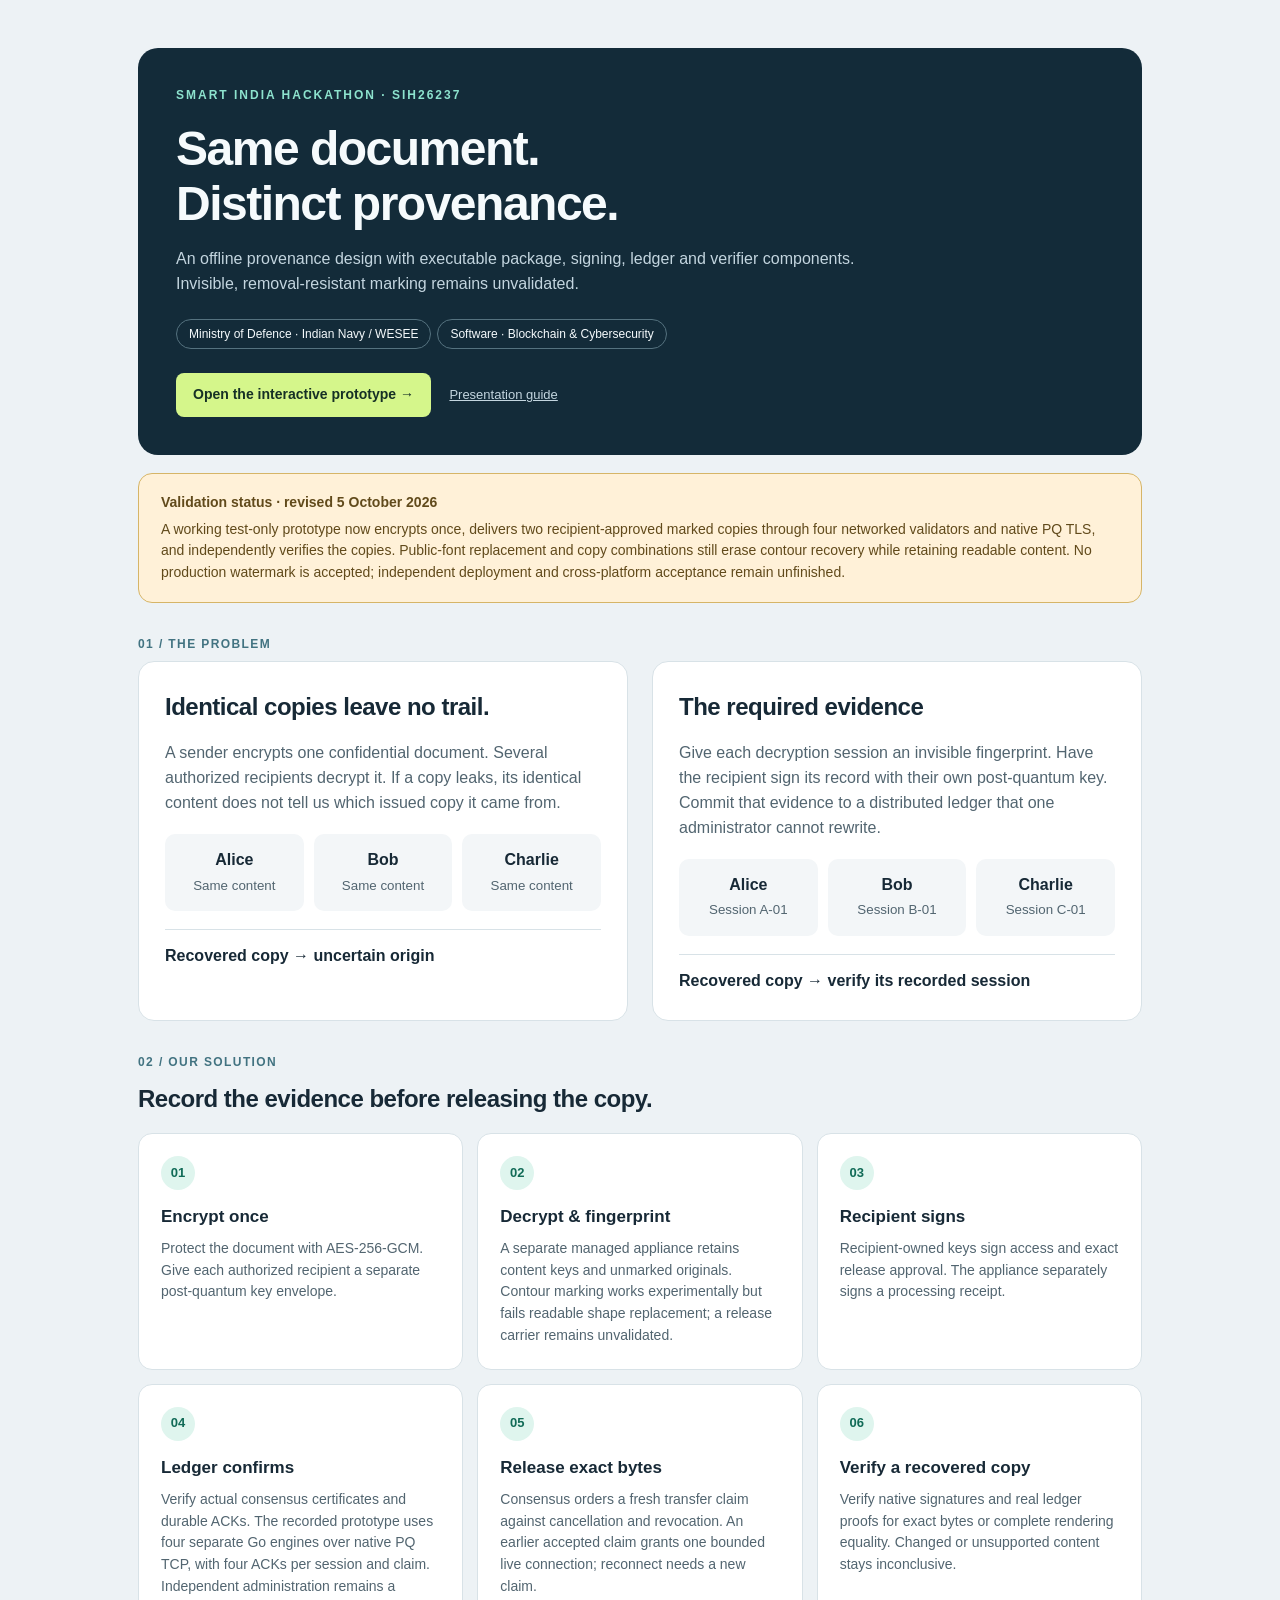
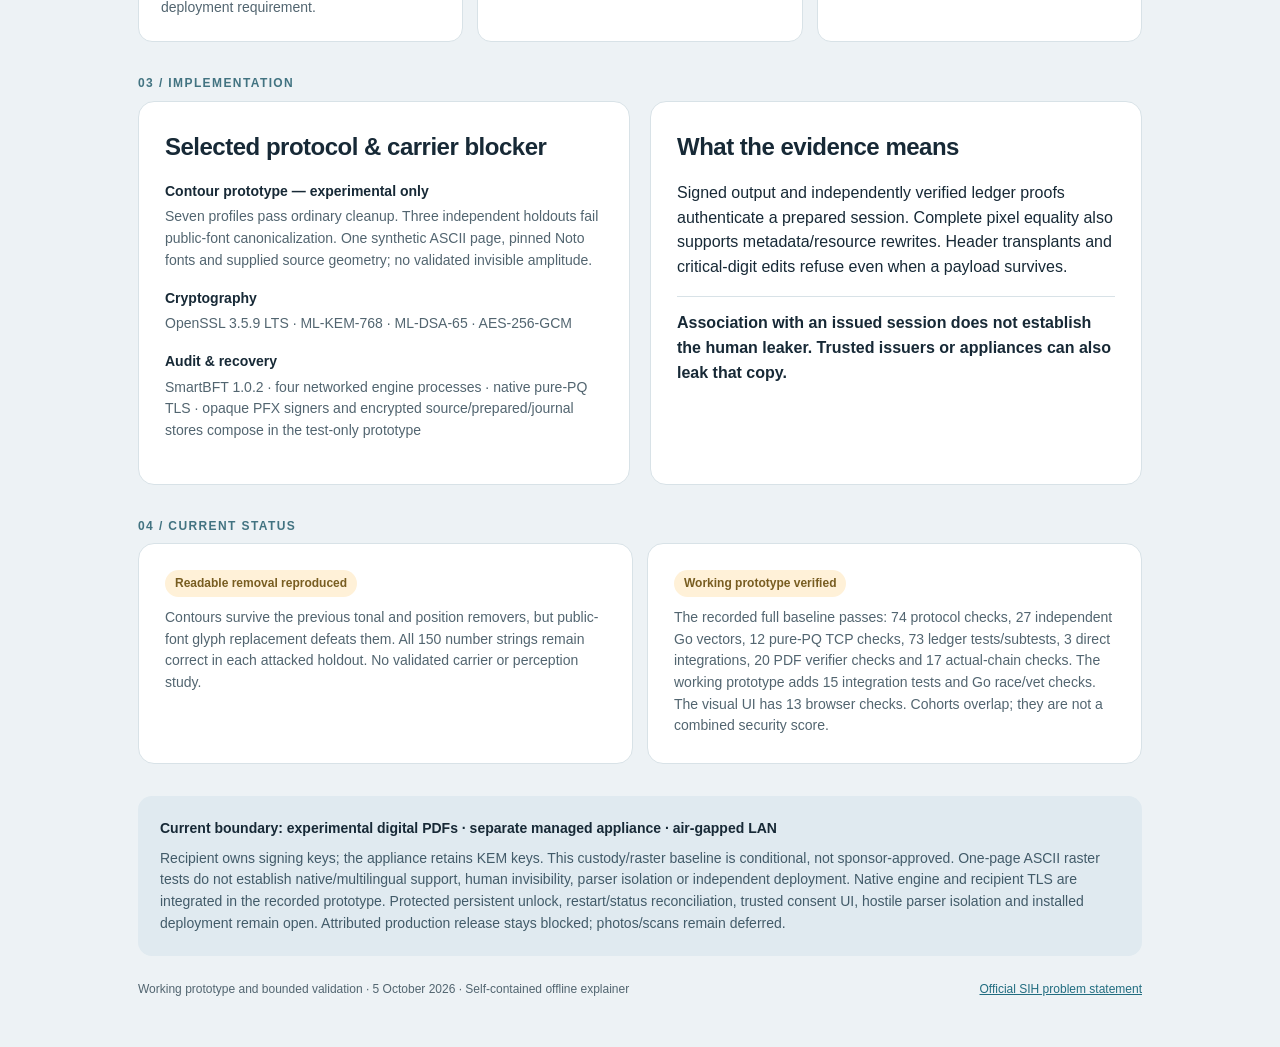
<file: index.html>
<!doctype html>
<html lang="en"><head><meta charset="utf-8"><meta name="viewport" content="width=device-width,initial-scale=1"><title>Blame Impactor — How it works</title><meta http-equiv="refresh" content="0; url=prototype/explanation.html"><link rel="canonical" href="prototype/explanation.html"></head><body><p><a href="prototype/explanation.html">Read the Blame Impactor explanation</a></p><p><a href="prototype/index.html">Open the interactive visual prototype</a></p></body></html>
</file>
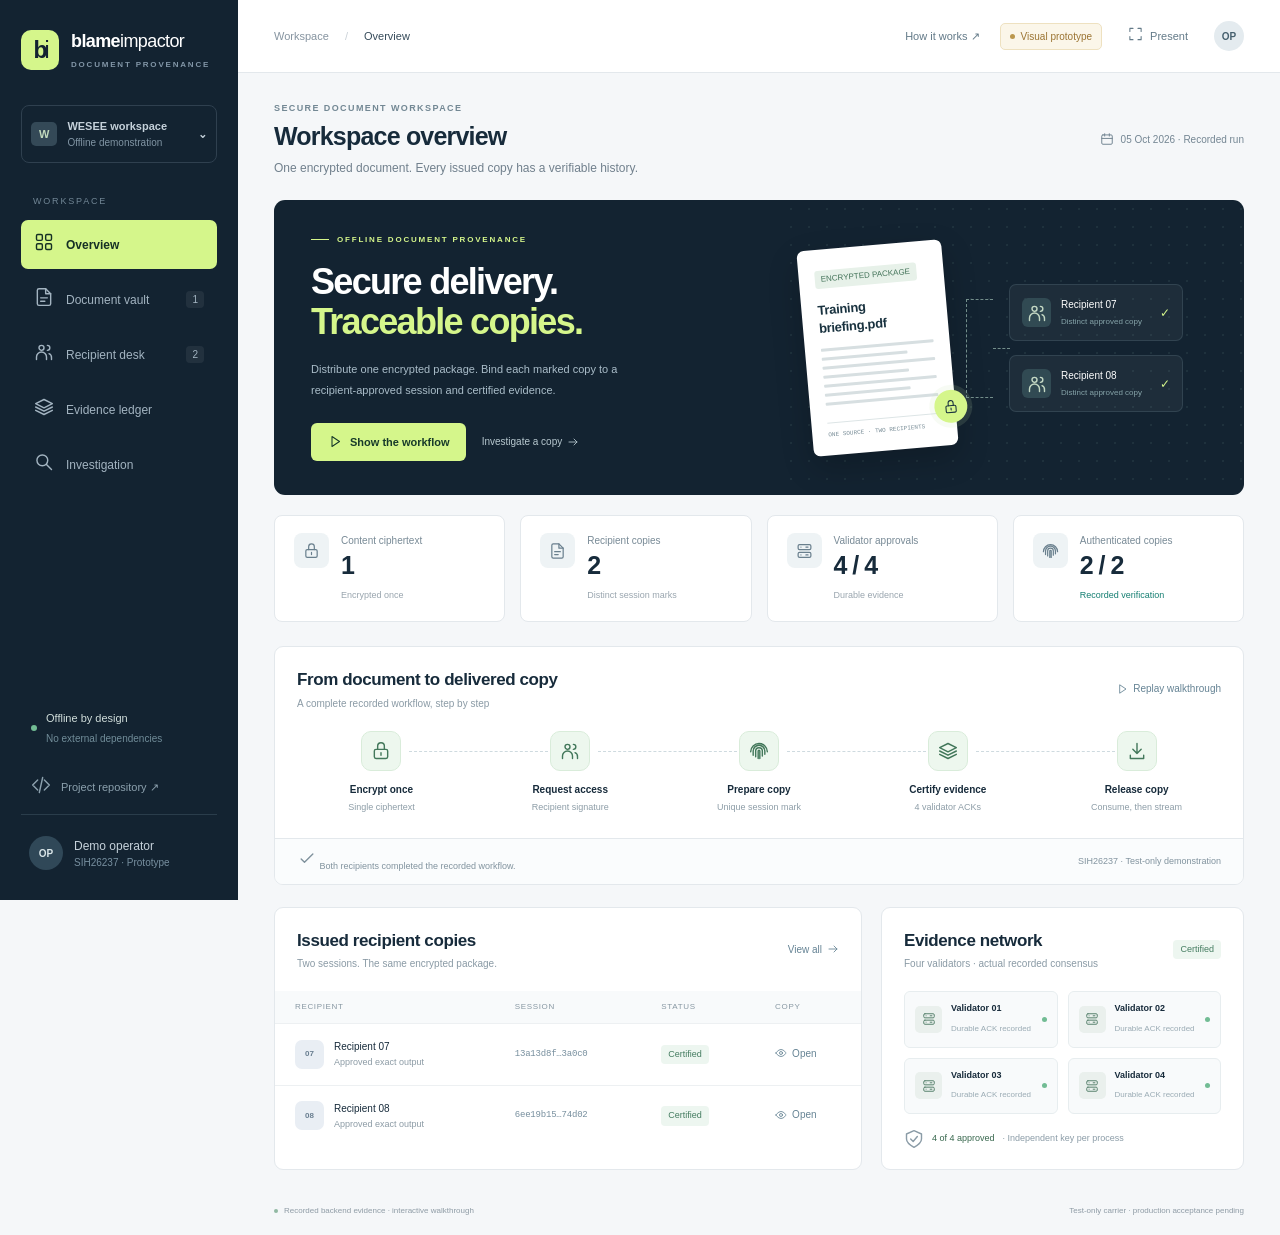
<file: prototype/index.html>
<!doctype html>
<html lang="en">
<head>
  <meta charset="utf-8">
  <meta name="viewport" content="width=device-width,initial-scale=1">
  <meta name="theme-color" content="#142332">
  <title>Blame Impactor · Secure document workspace</title>
  <link rel="stylesheet" href="styles.css">
  <script src="demo-data.js" defer></script>
  <script src="app.js" defer></script>
</head>
<body>
  <aside class="sidebar">
    <a class="brand" href="#overview" aria-label="Blame Impactor home"><span class="brand-mark">b<span>i</span></span><span>blame<span>impactor</span><small>DOCUMENT PROVENANCE</small></span></a>
    <div class="workspace"><span class="workspace-icon">W</span><span>WESEE workspace<small>Offline demonstration</small></span><span class="workspace-chevron">⌄</span></div>
    <p class="nav-label">WORKSPACE</p>
    <nav aria-label="Main navigation">
      <button data-view="overview" class="active"><span data-icon="grid"></span>Overview</button>
      <button data-view="documents"><span data-icon="file"></span>Document vault<span class="nav-count">1</span></button>
      <button data-view="recipient"><span data-icon="users"></span>Recipient desk<span class="nav-count">2</span></button>
      <button data-view="ledger"><span data-icon="layers"></span>Evidence ledger</button>
      <button data-view="investigate"><span data-icon="search"></span>Investigation</button>
    </nav>
    <div class="sidebar-bottom"><div class="network-note"><i class="status-dot"></i><span>Offline by design<small>No external dependencies</small></span></div><a href="https://github.com/Sudheer1515B/blameimpactor" target="_blank" rel="noopener"><span data-icon="code"></span>Project repository ↗</a><div class="operator"><span class="avatar">OP</span><span>Demo operator<small>SIH26237 · Prototype</small></span></div></div>
  </aside>
  <div class="app-shell">
    <header class="topbar"><span class="breadcrumb">Workspace <span>/</span> <strong id="breadcrumb">Overview</strong></span><div class="topbar-actions"><a class="quiet-button" href="explanation.html">How it works ↗</a><span class="demo-pill"><i></i> Visual prototype</span><button class="quiet-button" id="presentation"><span data-icon="expand"></span><span>Present</span></button><span class="avatar small">OP</span></div></header>
    <main id="main" tabindex="-1"></main>
    <footer class="footer"><span><i class="status-dot"></i> Recorded backend evidence · interactive walkthrough</span><span>Test-only carrier · production acceptance pending</span></footer>
  </div>
  <div id="toast" class="toast" role="status" aria-live="polite"></div>
  <div id="modal" class="modal-backdrop" hidden><section class="modal" role="dialog" aria-modal="true" aria-labelledby="modal-title"><button id="modal-close" class="modal-close" aria-label="Close dialog">×</button><div id="modal-content"></div></section></div>
</body>
</html>
</file>
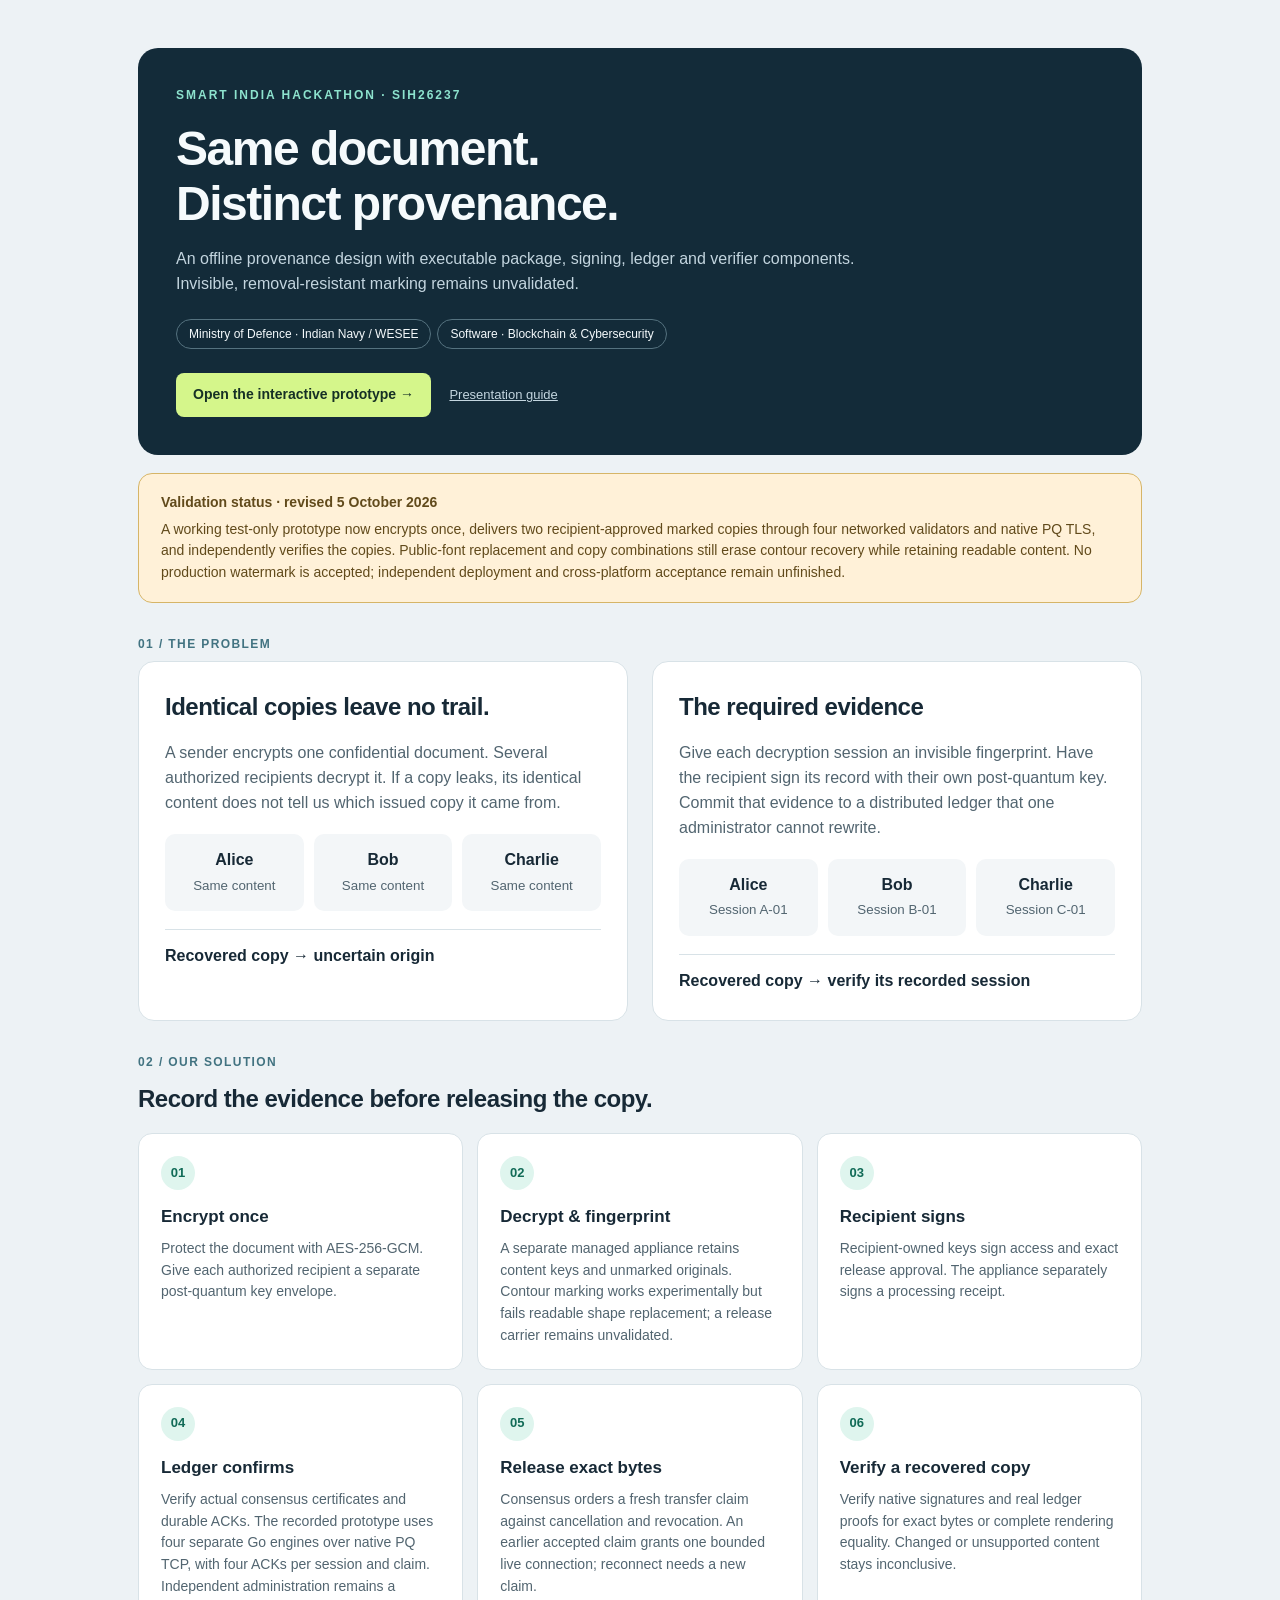
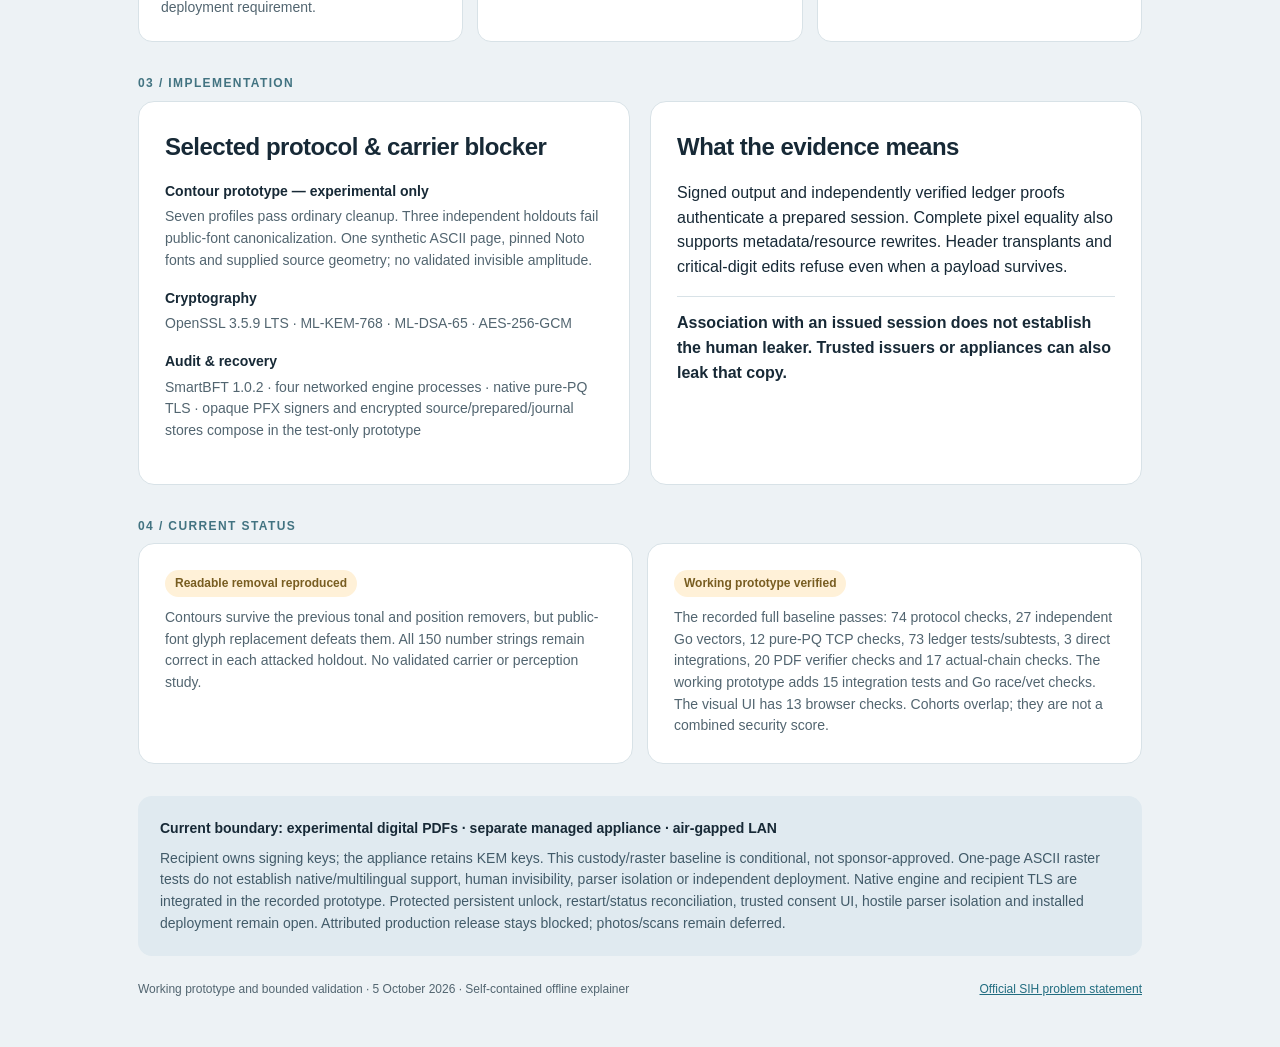
<file: prototype/explanation.html>
<!doctype html>
<html lang="en">
<head>
<meta charset="utf-8">
<meta name="viewport" content="width=device-width,initial-scale=1">
<title>Blame Impactor — Problem and solution</title>
</head>
<body>
<style>
  *{box-sizing:border-box}body{margin:0;background:#edf2f5;color:#172936;font:16px/1.55 -apple-system,BlinkMacSystemFont,"Segoe UI",sans-serif}main{max-width:1060px;margin:auto;padding:48px 28px}header{background:#132b39;color:#f5fafc;padding:38px;border-radius:20px}.eyebrow{font-size:12px;font-weight:700;letter-spacing:2px;text-transform:uppercase;color:#8de3ce}h1{font-size:clamp(30px,5vw,48px);line-height:1.15;letter-spacing:-1.5px;margin:16px 0}header p{color:#c3d5df;max-width:720px;margin:0}.tag{display:inline-block;border:1px solid #55727f;border-radius:30px;padding:5px 12px;font-size:12px;margin:22px 6px 0 0}section{margin-top:32px}h2{font-size:24px;letter-spacing:-.5px;margin:0 0 16px}.label{font-size:12px;font-weight:700;letter-spacing:1.4px;color:#427381;text-transform:uppercase;margin-bottom:8px}.panel{background:#fff;padding:26px;border:1px solid #d8e2e7;border-radius:16px}.problem{display:grid;grid-template-columns:1fr 1fr;gap:24px}.problem p{margin:0;color:#526570}.recipient-row{display:grid;grid-template-columns:repeat(3,minmax(0,1fr));gap:10px;margin:18px 0}.recipient{text-align:center;background:#f3f6f8;padding:14px 6px;border-radius:10px}.recipient b{display:block}.recipient small{color:#526570}.result{padding-top:14px;border-top:1px solid #d8e2e7;font-weight:600}.steps{display:grid;grid-template-columns:repeat(3,minmax(0,1fr));gap:14px}.step{background:#fff;border:1px solid #d8e2e7;border-radius:14px;padding:22px}.number{width:34px;height:34px;border-radius:50%;display:grid;place-items:center;background:#dff5ee;color:#116b57;font-size:13px;font-weight:700;margin-bottom:14px}.step h3{margin:0 0 8px;font-size:17px}.step p{margin:0;color:#526570;font-size:14px}.tech{display:grid;grid-template-columns:1fr 1fr;gap:20px}.tech dl{margin:0}.tech dt{font-weight:600;font-size:14px}.tech dd{margin:4px 0 16px;color:#526570;font-size:14px}.proof{display:grid;grid-template-columns:1fr 1fr;gap:14px}.status{display:inline-block;padding:4px 10px;border-radius:20px;background:#e1f4eb;color:#246648;font-size:12px;font-weight:700;margin-bottom:10px}.pending{background:#fff1d8;color:#785d21}.proof p{margin:0;font-size:14px;color:#526570}.scope{background:#e0eaf0;border-radius:14px;padding:22px;font-size:14px;color:#425b69}.scope strong{color:#172936}.scope p{margin:8px 0 0}footer{display:flex;flex-wrap:wrap;justify-content:space-between;gap:12px;margin-top:24px;color:#526570;font-size:12px}a{color:#226d80} @media(max-width:700px){main{padding:24px 16px}header{padding:26px}.problem,.tech,.proof{grid-template-columns:1fr}.steps{grid-template-columns:repeat(2,minmax(0,1fr))}}@media(max-width:430px){.steps{grid-template-columns:1fr}.recipient-row{gap:6px}.panel{padding:20px}}@media print{body{background:#fff}main{padding:0}header,.panel,.step,.scope{break-inside:avoid}section{margin-top:20px}}
</style>
<style>.security-review{margin-top:18px;padding:18px 22px;border:1px solid #d6b567;border-radius:14px;background:#fff1d8;color:#614a1b;font-size:14px}.security-review strong{display:block;margin-bottom:5px}</style>
<main>
  <header>
    <div class="eyebrow">Smart India Hackathon · SIH26237</div>
    <h1>Same document.<br>Distinct provenance.</h1>
    <p>An offline provenance design with executable package, signing, ledger and verifier components. Invisible, removal-resistant marking remains unvalidated.</p>
    <span class="tag">Ministry of Defence · Indian Navy / WESEE</span><span class="tag">Software · Blockchain &amp; Cybersecurity</span>
  <p style="margin-top:24px"><a href="index.html" style="display:inline-block;background:#d5f68b;color:#163025;border-radius:8px;padding:11px 17px;text-decoration:none;font-weight:600;font-size:14px">Open the interactive prototype →</a> <a href="README.md" style="margin-left:14px;color:#c3d5df;font-size:13px">Presentation guide</a></p></header>
  <aside class="security-review"><strong>Validation status · revised 5 October 2026</strong>A working test-only prototype now encrypts once, delivers two recipient-approved marked copies through four networked validators and native PQ TLS, and independently verifies the copies. Public-font replacement and copy combinations still erase contour recovery while retaining readable content. No production watermark is accepted; independent deployment and cross-platform acceptance remain unfinished.</aside>
  <section>
    <div class="label">01 / The problem</div>
    <div class="problem">
      <div class="panel"><h2>Identical copies leave no trail.</h2><p>A sender encrypts one confidential document. Several authorized recipients decrypt it. If a copy leaks, its identical content does not tell us which issued copy it came from.</p><div class="recipient-row"><div class="recipient"><b>Alice</b><small>Same content</small></div><div class="recipient"><b>Bob</b><small>Same content</small></div><div class="recipient"><b>Charlie</b><small>Same content</small></div></div><div class="result">Recovered copy → uncertain origin</div></div>
      <div class="panel"><h2>The required evidence</h2><p>Give each decryption session an invisible fingerprint. Have the recipient sign its record with their own post-quantum key. Commit that evidence to a distributed ledger that one administrator cannot rewrite.</p><div class="recipient-row"><div class="recipient"><b>Alice</b><small>Session A-01</small></div><div class="recipient"><b>Bob</b><small>Session B-01</small></div><div class="recipient"><b>Charlie</b><small>Session C-01</small></div></div><div class="result">Recovered copy → verify its recorded session</div></div>
    </div>
  </section>
  <section>
    <div class="label">02 / Our solution</div><h2>Record the evidence before releasing the copy.</h2>
    <div class="steps">
      <div class="step"><div class="number">01</div><h3>Encrypt once</h3><p>Protect the document with AES-256-GCM. Give each authorized recipient a separate post-quantum key envelope.</p></div>
      <div class="step"><div class="number">02</div><h3>Decrypt &amp; fingerprint</h3><p>A separate managed appliance retains content keys and unmarked originals. Contour marking works experimentally but fails readable shape replacement; a release carrier remains unvalidated.</p></div>
      <div class="step"><div class="number">03</div><h3>Recipient signs</h3><p>Recipient-owned keys sign access and exact release approval. The appliance separately signs a processing receipt.</p></div>
      <div class="step"><div class="number">04</div><h3>Ledger confirms</h3><p>Verify actual consensus certificates and durable ACKs. The recorded prototype uses four separate Go engines over native PQ TCP, with four ACKs per session and claim. Independent administration remains a deployment requirement.</p></div>
      <div class="step"><div class="number">05</div><h3>Release exact bytes</h3><p>Consensus orders a fresh transfer claim against cancellation and revocation. An earlier accepted claim grants one bounded live connection; reconnect needs a new claim.</p></div>
      <div class="step"><div class="number">06</div><h3>Verify a recovered copy</h3><p>Verify native signatures and real ledger proofs for exact bytes or complete rendering equality. Changed or unsupported content stays inconclusive.</p></div>
    </div>
  </section>
  <section>
    <div class="label">03 / Implementation</div>
    <div class="tech">
      <div class="panel"><h2>Selected protocol &amp; carrier blocker</h2><dl><dt>Contour prototype — experimental only</dt><dd>Seven profiles pass ordinary cleanup. Three independent holdouts fail public-font canonicalization. One synthetic ASCII page, pinned Noto fonts and supplied source geometry; no validated invisible amplitude.</dd><dt>Cryptography</dt><dd>OpenSSL 3.5.9 LTS · ML-KEM-768 · ML-DSA-65 · AES-256-GCM</dd><dt>Audit &amp; recovery</dt><dd>SmartBFT 1.0.2 · four networked engine processes · native pure-PQ TLS · opaque PFX signers and encrypted source/prepared/journal stores compose in the test-only prototype</dd></dl></div>
      <div class="panel"><h2>What the evidence means</h2><p>Signed output and independently verified ledger proofs authenticate a prepared session. Complete pixel equality also supports metadata/resource rewrites. Header transplants and critical-digit edits refuse even when a payload survives.</p><div class="result">Association with an issued session does not establish the human leaker. Trusted issuers or appliances can also leak that copy.</div></div>
    </div>
  </section>
  <section>
    <div class="label">04 / Current status</div>
    <div class="proof"><div class="panel"><span class="status pending">Readable removal reproduced</span><p>Contours survive the previous tonal and position removers, but public-font glyph replacement defeats them. All 150 number strings remain correct in each attacked holdout. No validated carrier or perception study.</p></div><div class="panel"><span class="status pending">Working prototype verified</span><p>The recorded full baseline passes: 74 protocol checks, 27 independent Go vectors, 12 pure-PQ TCP checks, 73 ledger tests/subtests, 3 direct integrations, 20 PDF verifier checks and 17 actual-chain checks. The working prototype adds 15 integration tests and Go race/vet checks. The visual UI has 13 browser checks. Cohorts overlap; they are not a combined security score.</p></div></div>
  </section>
  <section class="scope"><strong>Current boundary: experimental digital PDFs · separate managed appliance · air-gapped LAN</strong><p>Recipient owns signing keys; the appliance retains KEM keys. This custody/raster baseline is conditional, not sponsor-approved. One-page ASCII raster tests do not establish native/multilingual support, human invisibility, parser isolation or independent deployment. Native engine and recipient TLS are integrated in the recorded prototype. Protected persistent unlock, restart/status reconciliation, trusted consent UI, hostile parser isolation and installed deployment remain open. Attributed production release stays blocked; photos/scans remain deferred.</p></section>
  <footer><span>Working prototype and bounded validation · 5 October 2026 · Self-contained offline explainer</span><a href="https://sih.gov.in/sih2026PS">Official SIH problem statement</a></footer>
</main>
</body>
</html>
</file>
<file: prototype/styles.css>
:root{--ink:#172b3b;--muted:#71808d;--line:#e3e8ec;--paper:#f5f7f9;--nav:#132331;--lime:#d5f68b;--teal:#157f72;--soft:#edf7f2;--white:#fff;--sans:Inter,-apple-system,BlinkMacSystemFont,"Segoe UI",Arial,sans-serif;--mono:"SFMono-Regular",Consolas,monospace}
*{box-sizing:border-box}body{margin:0;background:var(--paper);color:var(--ink);font:14px/1.5 var(--sans)}button,input,select{font:inherit}button,a,input,select{outline-offset:4px}button{cursor:pointer}a{color:inherit;text-decoration:none}svg{width:20px;height:20px;fill:none;stroke:currentColor;stroke-width:1.7;stroke-linecap:round;stroke-linejoin:round}button{border:0}button:disabled{cursor:wait;opacity:.65}button:focus-visible,a:focus-visible{outline:2px solid var(--teal)}.sidebar{position:fixed;inset:0 auto 0 0;width:238px;background:var(--nav);color:#c6d2db;padding:30px 21px;display:flex;flex-direction:column;z-index:5}.brand{display:flex;align-items:center;gap:12px;color:#fff;font-size:18px;font-weight:700;letter-spacing:-.6px;line-height:1.15}.brand>span>span{font-weight:400}.brand small{display:block;font-size:8px;letter-spacing:1.8px;color:#8296a7;margin-top:8px}.brand-mark{width:38px;height:40px;border-radius:10px;background:var(--lime);color:var(--nav);display:flex;align-items:center;justify-content:center;font-weight:800;font-size:23px;letter-spacing:-3px}.brand-mark>span{font-weight:400!important}.workspace{display:flex;gap:10px;align-items:center;border:1px solid #2f404f;border-radius:8px;padding:12px 9px;margin-top:35px;font-size:11px;font-weight:600}.workspace-icon{border-radius:5px;background:#344957;padding:4px 8px;color:#c2dabd}.workspace small{display:block;font-size:10px;color:#8195a4;font-weight:400}.workspace-chevron{margin-left:auto}.nav-label{font-size:9px;letter-spacing:1.8px;color:#718695;margin:32px 12px 12px}.sidebar nav{display:grid;gap:6px}.sidebar nav button{display:flex;align-items:center;gap:12px;background:none;color:#a3b4c1;text-align:left;border-radius:7px;padding:12px 13px;font-size:12px;font-weight:500}.sidebar nav button:hover{background:#203444;color:white}.sidebar nav button.active{background:var(--lime);color:#163025;font-weight:650}.nav-count{margin-left:auto;font-size:10px;border-radius:4px;background:#fff1;padding:1px 6px}.active .nav-count{background:#16302515}.sidebar-bottom{margin-top:auto;padding-top:50px}.network-note{display:flex;gap:9px;align-items:center;padding:14px 10px;font-size:11px;color:#d1dedb}.network-note small{display:block;color:#718d99;font-size:10px;margin-top:4px}.status-dot{display:inline-block;width:6px;height:6px;background:#72bc94;border-radius:50%;flex:none}.sidebar-bottom>a{font-size:11px;color:#8ca1ae;display:flex;gap:10px;align-items:center;padding:15px 10px}.operator{display:flex;gap:11px;align-items:center;padding:21px 8px 0;border-top:1px solid #2a3d4b;font-size:12px}.operator small{display:block;font-size:10px;color:#7890a0}.avatar{display:inline-flex;align-items:center;justify-content:center;border-radius:50%;width:34px;height:34px;background:#e4ebef;color:#46606e;font-size:10px;font-weight:700}.sidebar .avatar{background:#304858;color:#d9e5e8}.avatar.small{width:30px;height:30px}.app-shell{margin-left:238px}.topbar{height:73px;background:#fff;border-bottom:1px solid var(--line);display:flex;align-items:center;justify-content:space-between;padding:0 36px}.breadcrumb{font-size:11px;color:#8694a0}.breadcrumb>span{margin:0 13px;color:#cad1d7}.breadcrumb strong{font-weight:500;color:#374c5b}.topbar-actions{display:flex;align-items:center;gap:20px}.demo-pill{color:#9b7432;background:#fbf6e9;border:1px solid #eee1c0;border-radius:5px;padding:5px 9px;font-size:10px;display:flex;align-items:center;gap:6px}.demo-pill i{height:5px;width:5px;border-radius:50%;background:#bb974d}.quiet-button{background:none;display:flex;align-items:center;gap:7px;color:#637a88;font-size:11px}.quiet-button svg{width:15px}main{max-width:1410px;margin:auto;padding:29px 36px 35px;min-height:calc(100vh - 114px)}.page-heading{display:flex;align-items:center;justify-content:space-between;margin-bottom:23px}.eyebrow{font-size:9px;color:#738894;letter-spacing:1.4px;font-weight:600;text-transform:uppercase;margin-bottom:5px}h1{font-size:25px;letter-spacing:-.8px;line-height:1.2;margin:0;font-weight:650}h2{font-size:17px;letter-spacing:-.4px;margin:0;font-weight:600}h3{font-size:13px;margin:0;font-weight:600}p{margin:0}.page-heading p{margin-top:8px;color:var(--muted);font-size:12px}.date-pill{font-size:10px;color:#748693;display:flex;align-items:center;gap:7px}.date-pill svg{width:14px}.button{display:inline-flex;gap:8px;justify-content:center;align-items:center;background:var(--ink);color:white;padding:11px 16px;border-radius:6px;font-size:11px;font-weight:600;white-space:nowrap}.button svg{width:15px;height:15px}.button:hover{filter:brightness(1.13)}.button.light{background:white;border:1px solid var(--line);color:#385060}.button.lime{background:var(--lime);color:#183a2a}.button.teal{background:var(--teal);color:white}.button.small{padding:7px 10px;font-size:10px}.hero{display:grid;grid-template-columns:1.1fr 1fr;background:var(--nav);color:#fff;border-radius:11px;overflow:hidden;min-height:280px;position:relative}.hero-copy{padding:34px 37px;z-index:1}.hero .eyebrow{color:var(--lime);font-size:8px;letter-spacing:1.8px;display:flex;align-items:center;gap:8px}.hero .eyebrow:before{content:"";height:1px;width:18px;background:var(--lime)}.hero h2{font-size:36px;line-height:1.13;letter-spacing:-1.7px;margin-top:16px;font-weight:550}.hero h2 span{color:var(--lime)}.hero p{font-size:11px;line-height:1.9;color:#aabdc9;max-width:340px;margin:16px 0 22px}.hero-actions{display:flex;gap:16px;align-items:center}.hero .text-link{color:#b8c9d0;font-size:10px}.hero-graphic{padding:30px 36px 28px 10px;display:flex;align-items:center;justify-content:center;position:relative;background-image:radial-gradient(#7ca79a1c 1px,transparent 1px);background-size:18px 18px}.illustration{display:flex;align-items:center;gap:16px;width:100%;max-width:390px}.paper-doc{position:relative;width:145px;min-height:177px;background:#fff;border-radius:7px;color:#19323f;box-shadow:0 12px 32px #0003;padding:17px 16px;transform:rotate(-5deg);flex:none}.paper-doc .pdf-label{font-size:8px;background:#e7f1e9;color:#437359;padding:3px 6px;border-radius:3px;display:inline-block}.paper-doc h4{font-size:13px;line-height:1.35;margin:13px 0 12px;letter-spacing:-.3px}.paper-line{height:3px;background:#d7dfe1;margin:6px 0;border-radius:1px}.paper-line:nth-child(even){width:76%}.paper-doc .doc-foot{font:6px var(--mono);margin-top:17px;border-top:1px solid #dde5e6;padding-top:8px;color:#7a8e98}.doc-seal{position:absolute;right:-12px;bottom:22px;width:33px;height:33px;border-radius:50%;background:var(--lime);display:flex;align-items:center;justify-content:center;box-shadow:0 0 0 5px #c2dcab22}.doc-seal svg{width:15px}.branch{width:27px;height:99px;border:1px dashed #738e8b;border-left:0;position:relative;transform:rotate(180deg);flex:none}.branch:before{content:"";position:absolute;left:-17px;top:48px;width:17px;border-bottom:1px dashed #738e8b}.recipient-stack{display:grid;gap:14px}.mini-recipient{display:flex;align-items:center;gap:10px;background:#ffffff0c;border:1px solid #65818a44;padding:12px;border-radius:7px;font-size:10px;white-space:nowrap}.mini-recipient>span:first-child{display:flex;align-items:center;justify-content:center;background:#314a53;border-radius:6px;width:29px;height:29px;color:#c4d8c4}.mini-recipient small{display:block;color:#86a4a9;font-size:8px;margin-top:4px}.mini-recipient .check{color:var(--lime);font-size:12px;margin-left:8px}.metrics{display:grid;grid-template-columns:repeat(4,1fr);gap:15px;margin:20px 0 24px}.metric{background:white;border:1px solid var(--line);border-radius:8px;padding:17px 19px;display:flex;gap:12px;align-items:flex-start}.metric-icon{width:35px;height:35px;border-radius:8px;display:flex;align-items:center;justify-content:center;background:#eef3f5;color:#697f8d;flex:none}.metric-icon svg{width:17px}.metric-label{font-size:10px;color:#788a96}.metric-value{font-size:25px;letter-spacing:-1px;line-height:1.4;font-weight:600}.metric small{font-size:9px;color:#99a5ae}.metric .tiny-green{color:var(--teal)}.card{background:white;border:1px solid var(--line);border-radius:9px;overflow:hidden}.card-heading{padding:20px 22px;display:flex;align-items:center;justify-content:space-between;gap:12px}.card-heading p{font-size:10px;color:#8a9aa5;margin-top:3px}.card-body{padding:0 22px 22px}.tag{display:inline-flex;align-items:center;gap:5px;font-size:9px;border-radius:4px;padding:3px 7px;background:#edf6f0;color:#447c60;white-space:nowrap}.tag.neutral{color:#758590;background:#f0f3f5}.tag.amber{background:#fbf5e7;color:#ac8132}.tag.blue{background:#edf3fa;color:#5278a7}.tag svg{height:11px;width:11px}.flow{display:grid;grid-template-columns:repeat(5,1fr);padding:0 22px 24px;gap:20px}.flow-step{position:relative;text-align:center}.flow-step:not(:last-child):after{content:"";position:absolute;width:calc(100% - 30px);border-top:1px dashed #cedadf;top:20px;left:calc(50% + 28px)}.flow-icon{position:relative;z-index:1;display:flex;align-items:center;justify-content:center;width:40px;height:40px;background:#eff4f6;border:1px solid #e4ebee;border-radius:10px;margin:0 auto 11px;color:#6d8493;transition:.2s}.flow-step.done .flow-icon{background:#edf7ee;color:#43785b;border-color:#d9ecda}.flow-step.current .flow-icon{background:var(--lime);border-color:#b6dd82;color:#2a563a;box-shadow:0 0 0 5px #d5f68b33}.flow-step h3{font-size:10px}.flow-step p{font-size:9px;color:#8d9da7;margin-top:4px}.flow-caption{background:#fafcfd;border-top:1px solid var(--line);padding:10px 22px;display:flex;align-items:center;justify-content:space-between;font-size:9px;color:#81939e}.bottom-grid{display:grid;grid-template-columns:1.62fr 1fr;gap:19px;margin-top:22px}.text-link{font-size:10px;color:#658394;background:none;padding:0;display:inline-flex;align-items:center;gap:5px}.text-link:hover{color:var(--teal)}.text-link svg{width:12px;height:12px}table{border-collapse:collapse;width:100%;font-size:10px;text-align:left}thead{background:#f8fafb;color:#8797a2;font-size:8px;text-transform:uppercase;letter-spacing:.65px}th{font-weight:500;padding:10px 20px}td{padding:15px 20px;border-top:1px solid #edf0f2}.recipient-cell{display:flex;align-items:center;gap:10px}.recipient-cell .avatar{width:29px;height:29px;font-size:8px;border-radius:7px;background:#e9eef4;color:#697e90}.recipient-cell small{display:block;font-size:9px;color:#8c9ba5;margin-top:2px}.mono{font-family:var(--mono);font-size:9px;letter-spacing:-.2px;color:#768e9d}.node-grid{display:grid;grid-template-columns:repeat(2,1fr);gap:10px;padding:0 22px}.node{display:flex;align-items:center;gap:9px;padding:10px;background:#f8fafb;border:1px solid #e7edef;border-radius:6px}.node>span:first-child{display:flex;align-items:center;justify-content:center;width:27px;height:27px;background:#eaf0ed;color:#59826e;border-radius:5px}.node svg{width:14px}.node h3{font-size:9px}.node small{font-size:8px;color:#9aabb4}.node .status-dot{margin-left:auto;width:5px;height:5px}.quorum{margin:15px 22px 20px;font-size:9px;color:#8b9ca7;display:flex;align-items:center;gap:8px}.quorum strong{color:#38684e;font-weight:500}.footer{max-width:1410px;margin:auto;padding:0 36px 18px;display:flex;justify-content:space-between;font-size:8px;color:#8e9ba5;gap:15px}.footer>span:first-child{display:flex;gap:6px;align-items:center}.footer .status-dot{width:4px;height:4px;background:#91b9a3}.intro-banner{display:flex;align-items:center;gap:12px;background:#eaf2ef;border:1px solid #d6e7dc;border-radius:7px;padding:13px 16px;font-size:11px;color:#526b5c;margin-bottom:22px}.intro-banner svg{width:18px;color:#547d61;flex:none}.intro-banner strong{color:#395847}.two-col{display:grid;grid-template-columns:1.2fr 1fr;gap:22px}.detail-list{display:grid;gap:14px}.detail-row{display:flex;justify-content:space-between;gap:25px;font-size:11px;border-bottom:1px solid #f0f3f5;padding-bottom:13px}.detail-row>span:first-child{color:#81949f}.detail-row strong{font-weight:500;text-align:right}.document-card{padding:23px;display:flex;gap:20px;align-items:center;border:1px solid var(--line);background:#fff;border-radius:8px}.big-file{display:flex;align-items:center;justify-content:center;width:60px;height:75px;border:1px solid #dce7df;border-radius:7px;background:#f1f8f1;color:#4e8765;flex:none}.big-file svg{width:26px;height:26px}.document-card h2{font-size:17px}.document-card p{font-size:11px;color:#8a9ca5;margin:5px 0 10px}.section-gap{margin-top:22px}.hint{font-size:10px;color:#95a3ab;line-height:1.7;margin-top:15px}.copy-cards{display:grid;grid-template-columns:1fr 1fr;gap:20px}.copy-card{padding:25px}.copy-card-top{display:flex;justify-content:space-between;align-items:center;margin-bottom:20px}.copy-card h2{margin:10px 0 4px}.copy-card p{font-size:11px;color:#8497a2;margin-bottom:20px}.copy-card .avatar{width:45px;height:45px;border-radius:9px;background:#e9f0ec;color:#518568;font-size:14px}.copy-actions{display:flex;gap:8px;margin-top:20px;flex-wrap:wrap}.recipient-select{background:white;border:1px solid var(--line);padding:9px 12px;border-radius:6px;color:#486270;font-size:11px}.ledger-blocks{display:grid;grid-template-columns:repeat(4,1fr);gap:13px;margin-top:20px}.ledger-block{padding:21px;border:1px solid var(--line);border-radius:8px;background:white;position:relative}.ledger-block:not(:last-child):after{content:"→";position:absolute;right:-12px;top:60px;color:#a5b7bc;z-index:1}.block-number{font:10px var(--mono);color:#7e99a6;margin-bottom:18px}.ledger-block h3{font-size:12px;margin-bottom:6px}.ledger-block p{font-size:10px;color:#8d9ea8;margin-bottom:20px}.ledger-block .mono{display:block;margin:13px 0}.terminal{background:#142432;border-radius:8px;padding:23px;color:#a8bfcb;font:10px/2 var(--mono);overflow:auto}.terminal .green{color:#c6ecad}.terminal .dim{color:#688392}.terminal .terminal-label{display:flex;align-items:center;gap:5px;margin-bottom:16px}.terminal-label i{width:6px;height:6px;background:#48616e;border-radius:50%}.terminal-label i:first-child{background:#93b89c}.terminal-label span{margin-left:8px;font:9px var(--sans);color:#809aa8}.upload-zone{border:1.5px dashed #bed1cb;border-radius:8px;padding:38px 25px;text-align:center;background:#f9fcfa;transition:.2s;cursor:pointer}.upload-zone:hover,.upload-zone.dragging{border-color:#6caa88;background:#eff8ee}.upload-zone>span{display:flex;width:47px;height:47px;border-radius:12px;background:#ebf4ee;color:#649575;align-items:center;justify-content:center;margin:0 auto 15px}.upload-zone h3{font-size:13px;margin-bottom:7px}.upload-zone p{font-size:10px;color:#8eaaa0}.upload-zone input{position:absolute;width:1px;height:1px;overflow:hidden;opacity:0}.sample-buttons{display:flex;gap:8px;margin:18px 0;flex-wrap:wrap}.sample-buttons .button{flex:1}.verdict{padding:25px;border-radius:7px;background:#f1f7f2;border:1px solid #d7e6d8;margin-top:18px}.verdict.pending{background:#f7f9fa;border-color:#e5ebee}.verdict-icon{display:flex;align-items:center;justify-content:center;width:35px;height:35px;border-radius:50%;background:#dfeee0;color:#5b885c;margin-bottom:15px}.verdict h3{font-size:16px;letter-spacing:-.4px;margin-bottom:9px}.verdict p{font-size:11px;color:#789080;line-height:1.8}.verdict .detail-list{margin-top:18px}.verdict .detail-row{border-color:#deeadf}.disclaimer{padding:16px 20px;background:#fffcf4;border:1px solid #eee5cc;border-radius:7px;font-size:10px;color:#9b895c;line-height:1.8;margin-top:22px}.disclaimer strong{font-weight:600;color:#897247}.screen-label{font-size:9px;color:#93a2a9;letter-spacing:.8px;text-transform:uppercase;margin-bottom:16px}.toast{position:fixed;bottom:25px;left:calc(50% + 100px);transform:translate(-50%,20px);background:#18332b;color:#e1f0e7;padding:12px 22px;border-radius:8px;font-size:12px;box-shadow:0 9px 30px #0002;opacity:0;pointer-events:none;transition:.2s;z-index:25}.toast.show{opacity:1;transform:translate(-50%,0)}.modal-backdrop{position:fixed;inset:0;background:#14263799;backdrop-filter:blur(4px);display:flex;align-items:center;justify-content:center;padding:25px;z-index:20}.modal-backdrop[hidden]{display:none}.modal{position:relative;width:min(680px,100%);max-height:90vh;overflow:auto;padding:33px;background:white;border-radius:12px;box-shadow:0 25px 100px #0004}.modal h2{font-size:22px;margin:8px 0 22px}.modal-close{position:absolute;top:15px;right:18px;background:#eef3f5;color:#718894;border-radius:50%;width:28px;height:28px;font-size:21px;line-height:1}.modal .mono{overflow-wrap:anywhere}.modal .detail-row{align-items:flex-start}.modal-footer{display:flex;justify-content:flex-end;gap:10px;margin-top:25px}.presentation .sidebar{display:none}.presentation .app-shell{margin-left:0}.presentation .toast{left:50%}.presentation main{max-width:1250px}.replay-running{animation:pulse 1.5s infinite}@keyframes pulse{50%{opacity:.55}}@media(min-width:1600px){main{padding-top:36px}.hero{min-height:315px}.hero-copy{padding:42px}.hero h2{font-size:43px}.hero-graphic{padding:40px}.metrics{margin-top:25px}.card-heading{padding-top:23px;padding-bottom:23px}}
@media(max-width:1200px){.sidebar{width:210px;padding:26px 16px}.app-shell{margin-left:210px}main{padding:25px}.topbar{padding:0 25px}.hero-copy{padding:30px 25px}.hero h2{font-size:32px}.hero-graphic{padding-right:23px}.illustration{gap:10px}.paper-doc{width:125px}.mini-recipient{padding:10px 8px;gap:6px}.metrics{gap:10px}.metric{padding:15px 12px;gap:9px}.metric-icon{width:29px;height:29px}.bottom-grid{grid-template-columns:1.45fr 1fr}th,td{padding-left:15px;padding-right:15px}.flow{gap:12px}.footer{padding:0 25px 18px}}
@media(max-width:980px){.sidebar{width:76px;padding:26px 12px}.brand{justify-content:center}.brand>span:last-child,.workspace,.nav-label,.sidebar-bottom,.sidebar nav button .nav-count{display:none}.sidebar nav{margin-top:35px}.sidebar nav button{font-size:0;justify-content:center;padding:13px 10px}.sidebar nav button svg{width:22px;height:22px}.app-shell{margin-left:76px}.hero-graphic{padding:25px 20px 25px 0}.hero h2{font-size:30px}.hero-copy{padding:27px}.bottom-grid{grid-template-columns:1.3fr 1fr}.metric-icon{display:none}.two-col{grid-template-columns:1fr}.ledger-blocks{gap:10px}.ledger-block{padding:15px}.toast{left:calc(50% + 38px)}}
@media(max-width:700px){.sidebar{width:59px;padding:20px 8px}.brand-mark{width:34px;height:35px}.app-shell{margin-left:59px}.topbar{height:60px;padding:0 17px}.topbar-actions{gap:11px}.topbar .avatar,.demo-pill{display:none}main{padding:22px 17px}.page-heading{margin-bottom:20px}h1{font-size:23px}.page-heading p{font-size:10px}.date-pill{display:none}.hero{grid-template-columns:1fr}.hero-copy{padding:28px}.hero h2{font-size:35px}.hero-graphic{display:none}.metrics{grid-template-columns:1fr 1fr;margin:17px 0;gap:10px}.metric{padding:14px}.metric-icon{display:flex}.metric-value{font-size:23px}.bottom-grid{grid-template-columns:1fr;gap:17px;margin-top:17px}.flow{gap:6px;padding:0 12px 20px}.flow-icon{width:32px;height:32px;border-radius:8px}.flow-icon svg{width:16px}.flow-step:not(:last-child):after{top:16px;left:calc(50% + 19px);width:calc(100% - 22px)}.flow-step h3{font-size:8px}.flow-step p{font-size:7px}.card-heading{padding:17px}.card-heading h2{font-size:15px}.flow-caption{padding:10px 15px;font-size:8px}.footer{padding:0 17px 15px;font-size:7px}.footer>span:last-child{display:none}.copy-cards{grid-template-columns:1fr}.ledger-blocks{grid-template-columns:1fr 1fr;gap:12px}.ledger-block:nth-child(2):after{display:none}table{font-size:9px}th,td{padding:12px 10px}table .mono{font-size:8px}.recipient-cell{gap:6px}.recipient-cell .avatar{width:24px;height:24px}.toast{width:calc(100% - 40px);left:50%;text-align:center}.modal{padding:25px 20px}.document-card{padding:18px;gap:14px}.detail-row{font-size:10px}.screen-label{font-size:8px}}
@media(prefers-reduced-motion:reduce){*{animation:none!important;transition:none!important}}
.upload-zone{display:block}
</file>
